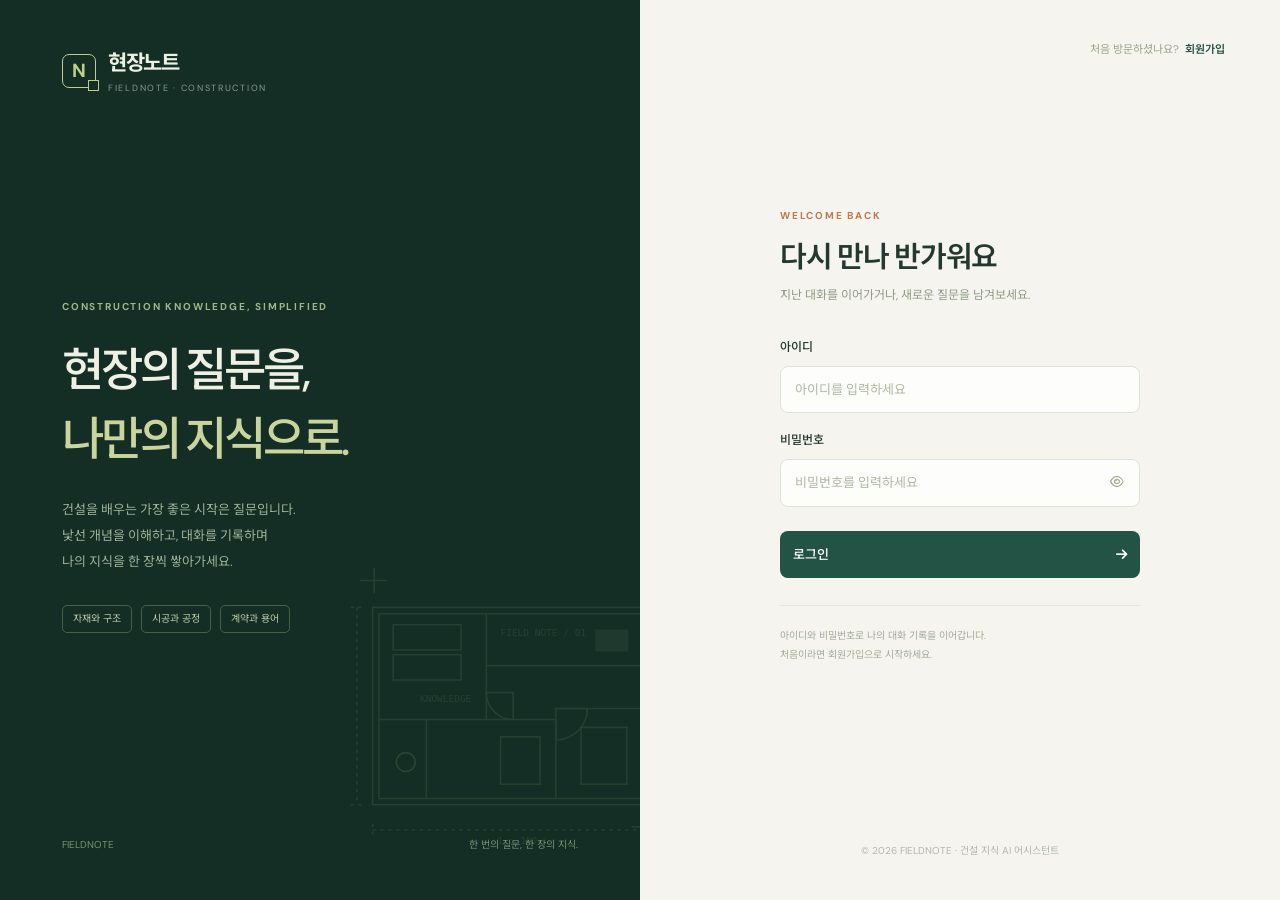
<file: login.html>
<!DOCTYPE html>
<!-- HTML은 화면의 구조를 정합니다. 태그는 구역/버튼/입력칸을 뜻하고 class는 CSS 모양, id는 JS가 찾는 -->
<!-- 이름입니다. -->
<!-- 주석은 브라우저 화면에는 표시되지 않지만 페이지 소스에는 보이므로 비밀을 적지 않습니다. CSS는 모양, -->
<!-- JavaScript는 클릭/요청 동작을 맡습니다. -->
<html lang="ko">
  <!-- 화면에 직접 보이지 않는 문서 정보와 스타일/라이브러리를 연결합니다. viewport는 모바일 화면 폭에 맞추는 -->
  <!-- 설정입니다. -->
  <head>
    <meta charset="UTF-8">
    <meta name="viewport" content="width=device-width, initial-scale=1.0">
    <meta name="theme-color" content="#142e25">
    <meta name="description" content="건설의 질문을 이해하기 쉬운 지식으로. 현장노트 건설 지식 AI 어시스턴트.">
    <title>
      로그인 · 현장노트
    </title>
    <link rel="stylesheet" href="https://cdnjs.cloudflare.com/ajax/libs/font-awesome/6.5.1/css/all.min.css">
    <link rel="stylesheet" href="css/style.css">
  </head>
  <!-- 브라우저에 실제로 표시되는 영역입니다. 아래 id를 바꾸면 해당 요소를 찾는 JavaScript도 함께 확인해야 -->
  <!-- 합니다. -->
  <body data-page="auth" class="auth-page ">
    <section class="auth-story" aria-label="현장노트 소개">
      <a class="brand" href="index.html" aria-label="현장노트 홈">
        <span class="brand-mark" aria-hidden="true">
          N
        </span>
        <span>
          <span class="brand-title">
            현장노트
          </span>
          <span class="brand-sub" style="display:block">
            FIELDNOTE · CONSTRUCTION
          </span>
        </span>
      </a>
      <div class="auth-story-main">
        <div class="eyebrow">
          CONSTRUCTION KNOWLEDGE, SIMPLIFIED
        </div>
        <h1>
          현장의 질문을,
          <br>
          <span>
            나만의 지식으로.
          </span>
        </h1>
        <p>
          건설을 배우는 가장 좋은 시작은 질문입니다.
          <br>
          낯선 개념을 이해하고, 대화를 기록하며
          <br>
          나의 지식을 한 장씩 쌓아가세요.
        </p>
        <div class="auth-topics">
          <span>
            자재와 구조
          </span>
          <span>
            시공과 공정
          </span>
          <span>
            계약과 용어
          </span>
        </div>
      </div>
      <svg class="plan-art" viewBox="0 0 220 190" fill="none" aria-hidden="true">
        <g stroke="#819873" stroke-width="1">
          <path d="M23 30h174v125H23zM27 34h166v117H27z"/>
          <path d="M95 34v67H27m68 0h44v50m0-57h54M95 67h98M57 101v50"/>
          <path d="M95 84a17 17 0 0 0 17 17m-17-17h17v17M139 114a20 20 0 0 0 20-20m-20 20V94h20"/>
          <path d="M36 41h43v16H36zM36 60h43v16H36zM155 106h29v36h-29zM104 112h25v30h-25z"/>
          <path d="M13 30v125m-4-125h8m-8 125h8M23 171h174m-174-4v8m174-8v8" stroke-dasharray="2 3"/>
          <path d="M15 13h17m-8-8v16M187 169h23m-11-11v23"/>
        </g>
        <g fill="#819873" font-family="monospace" font-size="6">
          <text x="104" y="48">
            FIELD NOTE / 01
          </text>
          <text x="53" y="90">
            KNOWLEDGE
          </text>
          <text x="102" y="180">
            1 : 100
          </text>
        </g>
        <rect x="164" y="44" width="21" height="14" fill="#ccd6b5" opacity=".4"/>
        <circle cx="44" cy="128" r="6" stroke="#a8b880"/>
        <path d="m203 12 2 7h-4l2-7z" fill="#8ca477"/>
        <path d="M203 19v10" stroke="#8ca477"/>
      </svg>
      <div class="auth-story-footer">
        <span>
          FIELDNOTE
        </span>
        <span>
          한 번의 질문, 한 장의 지식.
        </span>
      </div>
    </section>
    <!-- 이 화면의 핵심 작업 영역입니다. 로그인/채팅/기록 중 해당 페이지의 기능을 담습니다. -->
    <main class="auth-main" id="mainContent">
      <div class="mobile-brand">
        <a class="brand" href="index.html" aria-label="현장노트 홈">
          <span class="brand-mark" aria-hidden="true">
            N
          </span>
          <span>
            <span class="brand-title">
              현장노트
            </span>
            <span class="brand-sub" style="display:block">
              FIELDNOTE · CONSTRUCTION
            </span>
          </span>
        </a>
      </div>
      <div class="auth-top">
        처음 방문하셨나요?
        <a href="register.html">
          회원가입
        </a>
      </div>
      <div class="auth-card">
        <div class="eyebrow">
          WELCOME BACK
        </div>
        <h2>
          다시 만나 반가워요
        </h2>
        <p class="auth-description">
          지난 대화를 이어가거나, 새로운 질문을 남겨보세요.
        </p>
        <!-- 입력을 묶어 제출하는 폼입니다. onsubmit의 JS 함수가 기본 이동을 막고 API 요청을 보냅니다. -->
        <form class="auth-form" id="loginForm" onsubmit="handleLogin(event)">
          <div class="form-field">
            <label for="username">
              아이디
            </label>
            <!-- name/id/type과 길이 조건이 입력의 역할을 정합니다. 브라우저 검사에 더해 서버에서도 같은 -->
            <!-- 조건을 검사합니다. -->
            <input id="username" name="username" autocomplete="username" required minlength="3" maxlength="30" placeholder="아이디를 입력하세요">
          </div>
          <div class="form-field">
            <label for="password">
              비밀번호
            </label>
            <div class="input-wrap">
              <!-- name/id/type과 길이 조건이 입력의 역할을 정합니다. 브라우저 검사에 더해 서버에서도 -->
              <!-- 같은 조건을 검사합니다. -->
              <input id="password" name="password" type="password" autocomplete="current-password" required  placeholder="비밀번호를 입력하세요">
              <button type="button" class="password-toggle" onclick="togglePassword('password',this)" aria-label="비밀번호 표시" aria-pressed="false">
                <i class="fa-regular fa-eye" aria-hidden="true">
                </i>
              </button>
            </div>
          </div>
          <div id="errorMessage" class="form-error hidden" role="alert">
            <i class="fa-solid fa-circle-exclamation" aria-hidden="true">
            </i>
            <span id="errorText">
            </span>
          </div>
          <button id="submitBtn" class="button auth-submit" type="submit">
            <span>
              로그인
            </span>
            <i class="fa-solid fa-arrow-right" aria-hidden="true">
            </i>
          </button>
        </form>
        <p class="auth-bottom-note">
          아이디와 비밀번호로 나의 대화 기록을 이어갑니다.
          <br>
          처음이라면 회원가입으로 시작하세요.
        </p>
      </div>
      <footer class="auth-footer">
        © 2026 FIELDNOTE · 건설 지식 AI 어시스턴트
      </footer>
    </main>
    <div id="toast-container" class="toast-container" role="status" aria-live="polite">
    </div>
    <!-- 스크립트는 적힌 순서대로 연결됩니다. 공통 설정/도구를 먼저 읽고 페이지 전용 코드가 이를 사용합니다. -->
    <script src="js/config.js">
    </script>
    <!-- 스크립트는 적힌 순서대로 연결됩니다. 공통 설정/도구를 먼저 읽고 페이지 전용 코드가 이를 사용합니다. -->
    <script src="js/api.js">
    </script>
    <!-- 스크립트는 적힌 순서대로 연결됩니다. 공통 설정/도구를 먼저 읽고 페이지 전용 코드가 이를 사용합니다. -->
    <script src="js/ui.js">
    </script>
    <!-- 스크립트는 적힌 순서대로 연결됩니다. 공통 설정/도구를 먼저 읽고 페이지 전용 코드가 이를 사용합니다. -->
    <script src="js/auth.js">
    </script>
  </body>
</html>
</file>
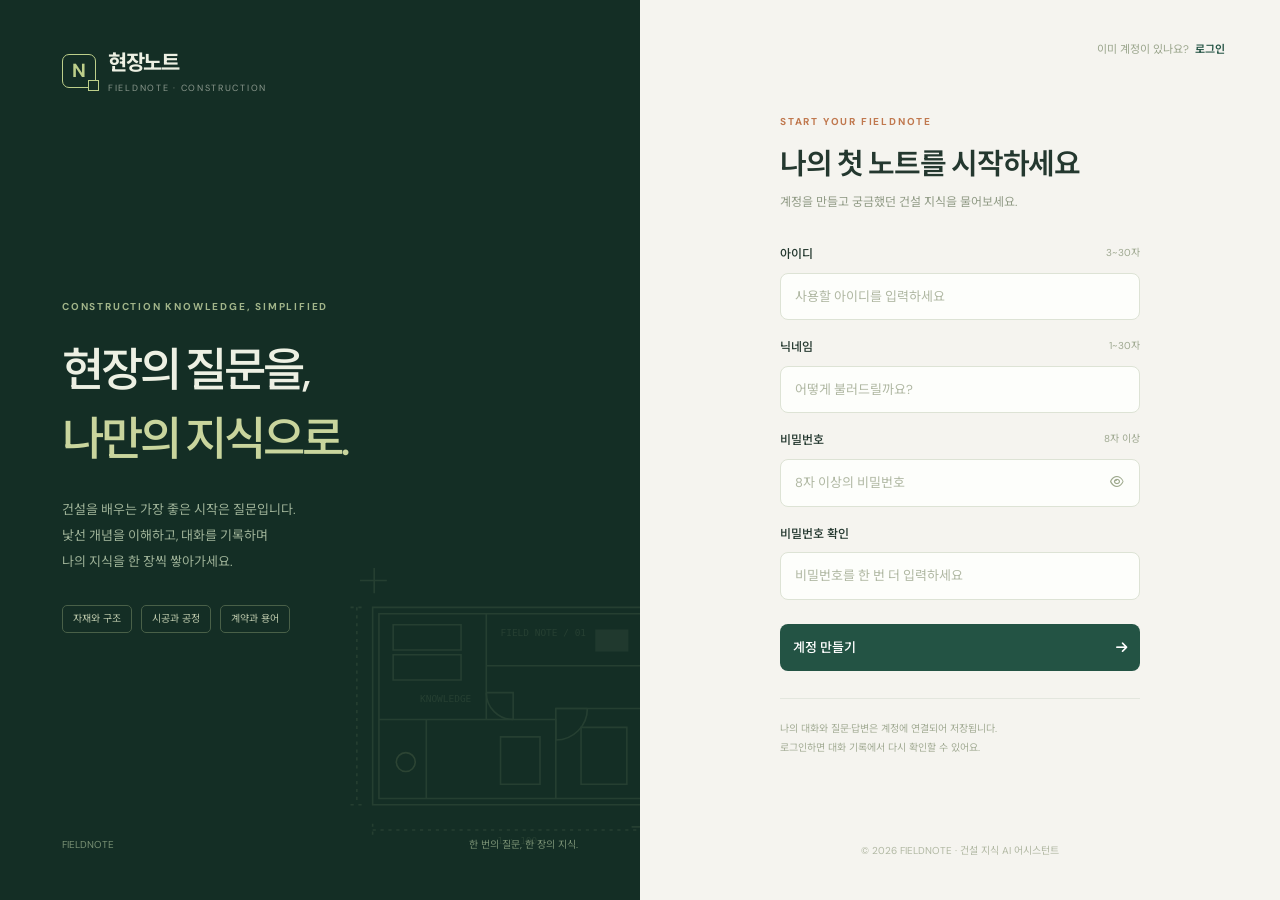
<file: register.html>
<!DOCTYPE html>
<!-- HTML은 화면의 구조를 정합니다. 태그는 구역/버튼/입력칸을 뜻하고 class는 CSS 모양, id는 JS가 찾는 -->
<!-- 이름입니다. -->
<!-- 주석은 브라우저 화면에는 표시되지 않지만 페이지 소스에는 보이므로 비밀을 적지 않습니다. CSS는 모양, -->
<!-- JavaScript는 클릭/요청 동작을 맡습니다. -->
<html lang="ko">
  <!-- 화면에 직접 보이지 않는 문서 정보와 스타일/라이브러리를 연결합니다. viewport는 모바일 화면 폭에 맞추는 -->
  <!-- 설정입니다. -->
  <head>
    <meta charset="UTF-8">
    <meta name="viewport" content="width=device-width, initial-scale=1.0">
    <meta name="theme-color" content="#142e25">
    <meta name="description" content="건설의 질문을 이해하기 쉬운 지식으로. 현장노트 건설 지식 AI 어시스턴트.">
    <title>
      회원가입 · 현장노트
    </title>
    <link rel="stylesheet" href="https://cdnjs.cloudflare.com/ajax/libs/font-awesome/6.5.1/css/all.min.css">
    <link rel="stylesheet" href="css/style.css">
  </head>
  <!-- 브라우저에 실제로 표시되는 영역입니다. 아래 id를 바꾸면 해당 요소를 찾는 JavaScript도 함께 확인해야 -->
  <!-- 합니다. -->
  <body data-page="auth" class="auth-page register-page">
    <section class="auth-story" aria-label="현장노트 소개">
      <a class="brand" href="index.html" aria-label="현장노트 홈">
        <span class="brand-mark" aria-hidden="true">
          N
        </span>
        <span>
          <span class="brand-title">
            현장노트
          </span>
          <span class="brand-sub" style="display:block">
            FIELDNOTE · CONSTRUCTION
          </span>
        </span>
      </a>
      <div class="auth-story-main">
        <div class="eyebrow">
          CONSTRUCTION KNOWLEDGE, SIMPLIFIED
        </div>
        <h1>
          현장의 질문을,
          <br>
          <span>
            나만의 지식으로.
          </span>
        </h1>
        <p>
          건설을 배우는 가장 좋은 시작은 질문입니다.
          <br>
          낯선 개념을 이해하고, 대화를 기록하며
          <br>
          나의 지식을 한 장씩 쌓아가세요.
        </p>
        <div class="auth-topics">
          <span>
            자재와 구조
          </span>
          <span>
            시공과 공정
          </span>
          <span>
            계약과 용어
          </span>
        </div>
      </div>
      <svg class="plan-art" viewBox="0 0 220 190" fill="none" aria-hidden="true">
        <g stroke="#819873" stroke-width="1">
          <path d="M23 30h174v125H23zM27 34h166v117H27z"/>
          <path d="M95 34v67H27m68 0h44v50m0-57h54M95 67h98M57 101v50"/>
          <path d="M95 84a17 17 0 0 0 17 17m-17-17h17v17M139 114a20 20 0 0 0 20-20m-20 20V94h20"/>
          <path d="M36 41h43v16H36zM36 60h43v16H36zM155 106h29v36h-29zM104 112h25v30h-25z"/>
          <path d="M13 30v125m-4-125h8m-8 125h8M23 171h174m-174-4v8m174-8v8" stroke-dasharray="2 3"/>
          <path d="M15 13h17m-8-8v16M187 169h23m-11-11v23"/>
        </g>
        <g fill="#819873" font-family="monospace" font-size="6">
          <text x="104" y="48">
            FIELD NOTE / 01
          </text>
          <text x="53" y="90">
            KNOWLEDGE
          </text>
          <text x="102" y="180">
            1 : 100
          </text>
        </g>
        <rect x="164" y="44" width="21" height="14" fill="#ccd6b5" opacity=".4"/>
        <circle cx="44" cy="128" r="6" stroke="#a8b880"/>
        <path d="m203 12 2 7h-4l2-7z" fill="#8ca477"/>
        <path d="M203 19v10" stroke="#8ca477"/>
      </svg>
      <div class="auth-story-footer">
        <span>
          FIELDNOTE
        </span>
        <span>
          한 번의 질문, 한 장의 지식.
        </span>
      </div>
    </section>
    <!-- 이 화면의 핵심 작업 영역입니다. 로그인/채팅/기록 중 해당 페이지의 기능을 담습니다. -->
    <main class="auth-main" id="mainContent">
      <div class="mobile-brand">
        <a class="brand" href="index.html" aria-label="현장노트 홈">
          <span class="brand-mark" aria-hidden="true">
            N
          </span>
          <span>
            <span class="brand-title">
              현장노트
            </span>
            <span class="brand-sub" style="display:block">
              FIELDNOTE · CONSTRUCTION
            </span>
          </span>
        </a>
      </div>
      <div class="auth-top">
        이미 계정이 있나요?
        <a href="login.html">
          로그인
        </a>
      </div>
      <div class="auth-card">
        <div class="eyebrow">
          START YOUR FIELDNOTE
        </div>
        <h2>
          나의 첫 노트를 시작하세요
        </h2>
        <p class="auth-description">
          계정을 만들고 궁금했던 건설 지식을 물어보세요.
        </p>
        <!-- 입력을 묶어 제출하는 폼입니다. onsubmit의 JS 함수가 기본 이동을 막고 API 요청을 보냅니다. -->
        <form class="auth-form" id="registerForm" onsubmit="handleRegister(event)">
          <div class="form-field">
            <label for="username">
              아이디
              <span class="field-note">
                3~30자
              </span>
            </label>
            <!-- name/id/type과 길이 조건이 입력의 역할을 정합니다. 브라우저 검사에 더해 서버에서도 같은 -->
            <!-- 조건을 검사합니다. -->
            <input id="username" name="username" autocomplete="username" required minlength="3" maxlength="30" placeholder="사용할 아이디를 입력하세요">
          </div>
          <div class="form-field">
            <label for="nickname">
              닉네임
              <span class="field-note">
                1~30자
              </span>
            </label>
            <!-- name/id/type과 길이 조건이 입력의 역할을 정합니다. 브라우저 검사에 더해 서버에서도 같은 -->
            <!-- 조건을 검사합니다. -->
            <input id="nickname" name="nickname" autocomplete="nickname" required minlength="1" maxlength="30" placeholder="어떻게 불러드릴까요?">
          </div>
          <div class="form-field">
            <label for="password">
              비밀번호
              <span class="field-note">
                8자 이상
              </span>
            </label>
            <div class="input-wrap">
              <!-- name/id/type과 길이 조건이 입력의 역할을 정합니다. 브라우저 검사에 더해 서버에서도 -->
              <!-- 같은 조건을 검사합니다. -->
              <input id="password" name="password" type="password" autocomplete="new-password" required minlength="8" maxlength="100" placeholder="8자 이상의 비밀번호">
              <button type="button" class="password-toggle" onclick="togglePassword('password',this)" aria-label="비밀번호 표시" aria-pressed="false">
                <i class="fa-regular fa-eye" aria-hidden="true">
                </i>
              </button>
            </div>
          </div>
          <div class="form-field">
            <label for="passwordConfirm">
              비밀번호 확인
            </label>
            <!-- name/id/type과 길이 조건이 입력의 역할을 정합니다. 브라우저 검사에 더해 서버에서도 같은 -->
            <!-- 조건을 검사합니다. -->
            <input id="passwordConfirm" name="passwordConfirm" type="password" autocomplete="new-password" required minlength="8" maxlength="100" placeholder="비밀번호를 한 번 더 입력하세요">
          </div>
          <div id="errorMessage" class="form-error hidden" role="alert">
            <i class="fa-solid fa-circle-exclamation" aria-hidden="true">
            </i>
            <span id="errorText">
            </span>
          </div>
          <button id="submitBtn" class="button auth-submit" type="submit">
            <span>
              계정 만들기
            </span>
            <i class="fa-solid fa-arrow-right" aria-hidden="true">
            </i>
          </button>
        </form>
        <p class="auth-bottom-note">
          나의 대화와 질문·답변은 계정에 연결되어 저장됩니다.
          <br>
          로그인하면 대화 기록에서 다시 확인할 수 있어요.
        </p>
      </div>
      <footer class="auth-footer">
        © 2026 FIELDNOTE · 건설 지식 AI 어시스턴트
      </footer>
    </main>
    <div id="toast-container" class="toast-container" role="status" aria-live="polite">
    </div>
    <!-- 스크립트는 적힌 순서대로 연결됩니다. 공통 설정/도구를 먼저 읽고 페이지 전용 코드가 이를 사용합니다. -->
    <script src="js/config.js">
    </script>
    <!-- 스크립트는 적힌 순서대로 연결됩니다. 공통 설정/도구를 먼저 읽고 페이지 전용 코드가 이를 사용합니다. -->
    <script src="js/api.js">
    </script>
    <!-- 스크립트는 적힌 순서대로 연결됩니다. 공통 설정/도구를 먼저 읽고 페이지 전용 코드가 이를 사용합니다. -->
    <script src="js/ui.js">
    </script>
    <!-- 스크립트는 적힌 순서대로 연결됩니다. 공통 설정/도구를 먼저 읽고 페이지 전용 코드가 이를 사용합니다. -->
    <script src="js/auth.js">
    </script>
  </body>
</html>
</file>
<file: css/style.css>
/* CSS는 HTML의 모양과 배치를 정합니다. .이름은 class, #이름은 id, :hover는 마우스를 올린 상태를 */
/* 선택합니다. */
/* px는 화면 길이 단위, rem은 기본 글자 크기 기준 단위, %는 부모 영역 기준 비율입니다. padding은 안쪽, */
/* margin은 바깥 여백입니다. */
/* flex는 한 방향 배치, grid는 행/열 배치입니다. @media는 화면 폭/사용자 설정에 따라 다른 모양을 */
/* 적용합니다. */
@import url('https://fonts.googleapis.com/css2?family=DM+Sans:wght@400;500;600;700&family=Noto+Sans+KR:wght@400;500;600;700;800&display=swap');

/* 현장노트 — a quiet workspace for construction knowledge. */
/* 공통 색·글꼴 등의 이름을 변수로 둡니다. var(--이름)으로 가져오면 여러 화면의 모양을 한곳에서 맞출 수 있습니다. */
:root {
  --paper:#f5f4ef;
  --surface:#fff;
  --ink:#24382f;
  --muted:#7a837b;
  --line:#e3e6de;
  --green:#235344;
  --deep:#142e25;
  --sage:#e9efe6;
  --accent:#c0784e;
  --danger:#b74d3c;
  --font:'DM Sans','Noto Sans KR',sans-serif;
  --radius:16px;
}
* {
  box-sizing:border-box
}
/* 화면 전체의 기본 글꼴·배경·크기를 정합니다. 아래 페이지별 규칙은 필요한 부분만 덮어씁니다. */
body {
  margin:0;
  font-family:var(--font);
  color:var(--ink);
  background:var(--paper);
  font-size:14px;
  line-height:1.65;
  -webkit-font-smoothing:antialiased
}
button,input,textarea,select {
  font:inherit
}
button,a,input,textarea,select {
  -webkit-tap-highlight-color:transparent
}
button {
  cursor:pointer
}
button:disabled {
  cursor:not-allowed;
  opacity:.5
}
a {
  color:inherit;
  text-decoration:none
}
button {
  border:0
}
h1,h2,h3,p {
  margin:0
}
h1,h2,h3 {
  line-height:1.35;
  letter-spacing:-.045em
}
button:focus-visible,a:focus-visible,input:focus-visible,textarea:focus-visible,select:focus-visible,summary:focus-visible {
  outline:3px solid #bdcf8a;
  outline-offset:3px
}
/* JS가 필요할 때 class를 붙여 안내/요소를 숨기는 공통 규칙입니다. */
.hidden {
  display:none!important
}
/* 시각적으로 숨기되 스크린리더에는 남길 안내입니다. display:none과 달리 접근성 정보를 제공하기 위한 규칙입니다. */
.sr-only {
  position:absolute;
  width:1px;
  height:1px;
  overflow:hidden;
  clip:rect(0,0,0,0);
  white-space:nowrap
}
.fa-spin {
  animation:spin 1s linear infinite
}
/* 회전 애니메이션의 중간/끝 모양을 정의합니다. 적용한 요소만 이 움직임을 사용합니다. */
@keyframes spin {
  to {
    transform:rotate(360deg)
  }
}
.skip-link {
  position:fixed;
  top:-80px;
  left:20px;
  background:white;
  padding:10px;
  z-index:100
}
.skip-link:focus {
  top:12px
}
.eyebrow {
  font-size:10px;
  font-weight:700;
  letter-spacing:.18em;
  text-transform:uppercase;
  color:var(--muted)
}
/* 메뉴와 작업 영역을 나누는 전체 틀입니다. 자식 영역이 줄어들 수 있어야 작은 화면에서 넘침이 줄어듭니다. */
.app-shell {
  display:flex;
  height:100dvh;
  min-height:580px;
  overflow:hidden
}
/* 왼쪽 탐색 메뉴의 크기·색·위치를 정합니다. 모바일에서는 아래 @media 규칙이 표시 방식을 바꿉니다. */
.sidebar {
  width:254px;
  flex-shrink:0;
  background:var(--deep);
  color:#e5e9dd;
  display:flex;
  flex-direction:column;
  padding:30px 20px 20px;
  position:relative;
  z-index:30
}
.brand {
  display:flex;
  gap:12px;
  align-items:center
}
.brand-mark {
  width:34px;
  height:34px;
  border:1px solid currentColor;
  display:grid;
  place-items:center;
  border-radius:7px;
  position:relative;
  font-weight:700;
  font-size:19px;
  color:#bdcf8a
}
.brand-mark:after {
  content:'';
  position:absolute;
  width:9px;
  height:9px;
  right:-4px;
  bottom:-4px;
  background:var(--deep);
  border:1px solid currentColor
}
.brand-title {
  font-size:21px;
  font-weight:700;
  letter-spacing:-.06em
}
.brand-sub {
  font-size:9px;
  letter-spacing:.19em;
  opacity:.55
}
.workspace-label {
  margin:34px 12px 12px;
  color:#9faf9c;
  font-size:10px;
  letter-spacing:.12em
}
.rail-nav {
  display:grid;
  gap:5px
}
.rail-link {
  display:flex;
  align-items:center;
  gap:13px;
  padding:11px 13px;
  border-radius:8px;
  color:#b9c8b9;
  font-size:13px
}
.rail-link i {
  width:18px;
  font-size:14px
}
.rail-link:hover {
  background:#203d30;
  color:white
}
.rail-link.active {
  background:#2d4838;
  color:#e9efcf
}
.rail-link.active:after {
  content:'';
  width:5px;
  height:5px;
  border-radius:50%;
  background:#c8d39a;
  margin-left:auto
}
.new-chat {
  display:flex;
  align-items:center;
  justify-content:center;
  gap:9px;
  padding:11px 15px;
  background:#c7d59d;
  color:#203529;
  border:1px solid #c7d59d;
  border-radius:8px;
  font-weight:700;
  width:100%;
  margin-top:25px
}
.new-chat:hover {
  background:#d5dfb7
}
.rail-section-title {
  display:flex;
  justify-content:space-between;
  align-items:center;
  font-size:10px;
  color:#93a38f;
  letter-spacing:.12em;
  margin:27px 12px 10px
}
.session-list {
  overflow-y:auto;
  flex:1;
  min-height:100px;
  margin:0 -5px;
  padding:0 5px
}
.session-item {
  display:flex;
  align-items:center;
  gap:4px;
  border-radius:8px;
  margin:3px 0;
  color:#aebcad
}
.session-item.active {
  background:#294436;
  color:#f1f4e6
}
.session-select {
  flex:1;
  min-width:0;
  background:transparent;
  color:inherit;
  padding:11px 10px;
  text-align:left;
  display:flex;
  gap:9px;
  align-items:center;
  font-size:12px
}
.session-select span {
  overflow:hidden;
  text-overflow:ellipsis;
  white-space:nowrap
}
.session-delete {
  background:transparent;
  color:#81977f;
  padding:9px;
  border-radius:5px
}
.session-delete:hover {
  color:#f0ad91;
  background:#ffffff09
}
.rail-empty {
  font-size:12px;
  color:#8ba18e;
  padding:18px 10px
}
.rail-guide {
  margin-top:auto;
  padding:22px 12px 5px;
  border-top:1px solid #ffffff14;
  color:#93a48f;
  font-size:11px
}
.rail-guide strong {
  display:block;
  color:#c7d59d;
  font-size:12px;
  margin-bottom:5px
}
.rail-footer {
  display:flex;
  align-items:center;
  gap:8px;
  color:#738d79;
  font-size:10px;
  letter-spacing:.09em;
  padding:20px 12px 0
}
.rail-footer .dot {
  width:5px;
  height:5px;
  background:#a0b875
}
.main-column {
  flex:1;
  min-width:0;
  display:flex;
  flex-direction:column
}
/* 화면 제목·메뉴·계정 버튼을 한 줄에 놓는 상단 영역입니다. 모바일에서는 공간에 맞춰 일부 표시가 달라집니다. */
.topbar {
  height:74px;
  flex-shrink:0;
  border-bottom:1px solid var(--line);
  display:flex;
  align-items:center;
  justify-content:space-between;
  padding:0 40px;
  background:#fafbf7;
  gap:20px
}
.breadcrumb {
  font-size:12px;
  color:#8b938b;
  display:flex;
  align-items:center;
  gap:12px
}
.breadcrumb strong {
  font-weight:500;
  color:var(--ink)
}
.breadcrumb .slash {
  color:#c1c7bd
}
.auth-nav {
  display:flex;
  align-items:center;
  gap:13px
}
.user-info {
  display:flex;
  align-items:center;
  gap:9px;
  font-size:12px
}
.user-avatar {
  width:30px;
  height:30px;
  border:1px solid #d7dfcf;
  background:#edf0e5;
  border-radius:50%;
  display:grid;
  place-items:center;
  font-weight:600;
  color:#4c664d
}
.logout-btn {
  background:transparent;
  color:var(--muted);
  font-size:12px;
  padding:7px 4px
}
.logout-btn:hover {
  color:var(--danger)
}
.icon-button {
  background:transparent;
  display:grid;
  place-items:center;
  width:34px;
  height:34px;
  border:1px solid var(--line);
  border-radius:8px;
  color:var(--muted)
}
.mobile-menu {
  display:none
}
.sidebar-backdrop {
  display:none
}
/* 선택한 대화 제목과 안내를 나란히 배치합니다. 내부 DB 번호를 표시하는 배지는 제거했습니다. */
.workspace-top {
  padding:24px 42px 16px;
  display:flex;
  align-items:center;
  justify-content:space-between;
  gap:15px
}
.session-heading {
  display:flex;
  align-items:center;
  gap:10px;
  min-width:0
}
.session-heading h1 {
  font-size:15px;
  overflow:hidden;
  text-overflow:ellipsis;
  white-space:nowrap
}
.quiet-label {
  color:#93a18e;
  font-size:11px;
  white-space:nowrap
}
.chat-workspace {
  flex:1;
  min-height:0;
  display:flex;
  flex-direction:column
}
/* 메시지 영역만 스크롤하게 합니다. overflow:auto는 내용이 공간보다 클 때 스크롤을 만듭니다. */
/* min-height:0은 부모 안에서 이 영역이 줄어들 수 있게 합니다. */
.messages {
  flex:1;
  min-height:0;
  overflow:auto;
  padding:8px 40px 35px;
  scroll-behavior:smooth
}
.welcome {
  max-width:900px;
  margin:28px auto 20px
}
.welcome-intro {
  display:grid;
  grid-template-columns:1fr 200px;
  align-items:center;
  gap:20px;
  margin-bottom:38px
}
.welcome .eyebrow {
  color:var(--accent);
  margin-bottom:14px
}
.welcome h2 {
  font-size:40px;
  font-weight:600;
  line-height:1.45;
  letter-spacing:-.065em
}
.welcome h2 span {
  color:#6e8465
}
.welcome-description {
  font-size:13px;
  color:var(--muted);
  margin-top:17px;
  line-height:1.9
}
.plan-art {
  width:185px;
  height:165px;
  opacity:.76;
  justify-self:end
}
.topics-heading {
  display:flex;
  align-items:center;
  justify-content:space-between;
  margin-bottom:13px
}
.topics-heading h3 {
  font-size:12px;
  font-weight:500
}
.topics-heading span {
  font-size:10px;
  color:#9a9f94
}
/* 예시 질문 카드들을 행/열로 나눕니다. 아래 화면 폭별 규칙에서 열 수를 바꿉니다. */
.topic-grid {
  display:grid;
  grid-template-columns:repeat(2,1fr);
  gap:12px
}
.topic-card {
  text-align:left;
  padding:21px 23px;
  background:#fff;
  border:1px solid var(--line);
  border-radius:12px;
  position:relative;
  transition:transform .18s,border-color .18s,box-shadow .18s;
  min-height:140px
}
.topic-card:hover {
  transform:translateY(-2px);
  border-color:#adbca5;
  box-shadow:0 8px 20px #26352708
}
.topic-top {
  display:flex;
  align-items:center;
  justify-content:space-between;
  margin-bottom:17px
}
.topic-icon {
  background:#f1f0e6;
  color:#8e9e73;
  width:32px;
  height:32px;
  border-radius:7px;
  display:grid;
  place-items:center
}
.topic-card:nth-child(2) .topic-icon {
  background:#f6ece3;
  color:#ba8b64
}
.topic-card:nth-child(3) .topic-icon {
  background:#eaf0ec;
  color:#638273
}
.topic-card:nth-child(4) .topic-icon {
  background:#eef0f4;
  color:#7f8a9d
}
.topic-number {
  font-size:10px;
  color:#b7beb1;
  font-variant-numeric:tabular-nums
}
.topic-card h4 {
  font-size:14px;
  letter-spacing:-.04em;
  margin:0 0 4px;
  font-weight:600
}
.topic-card p {
  font-size:11px;
  color:var(--muted);
  padding-right:20px
}
.topic-arrow {
  position:absolute;
  right:22px;
  bottom:23px;
  color:#9ba694
}
.welcome-foot {
  display:flex;
  align-items:center;
  gap:8px;
  margin-top:20px;
  font-size:11px;
  color:#9aa18f
}
.composer-wrap {
  padding:12px 40px 20px;
  flex-shrink:0;
  background:var(--paper)
}
/* 질문 입력과 전송 버튼 영역입니다. 답변 수신 중 비활성화 동작은 CSS가 아니라 JS에서 처리합니다. */
.composer {
  max-width:900px;
  margin:0 auto;
  background:#fff;
  border:1px solid #d9dfd2;
  border-radius:14px;
  padding:14px 15px 10px;
  box-shadow:0 5px 20px #142e2505
}
.composer:focus-within {
  border-color:#879b78;
  box-shadow:0 0 0 3px #90a57d0c
}
.composer textarea {
  display:block;
  resize:none;
  width:100%;
  border:0;
  background:transparent;
  outline:none!important;
  min-height:40px;
  max-height:160px;
  font-size:13px;
  color:var(--ink);
  line-height:1.75;
  padding:2px 2px 7px
}
.composer textarea::placeholder {
  color:#a4aa9c
}
.composer-bottom {
  display:flex;
  align-items:center;
  justify-content:space-between
}
.composer-hint {
  font-size:10px;
  color:#a0a697
}
.send-controls {
  display:flex;
  align-items:center;
  gap:12px
}
.char-counter {
  font-size:10px;
  color:#a1a799;
  font-variant-numeric:tabular-nums
}
.send-button {
  width:35px;
  height:35px;
  border-radius:8px;
  background:var(--green);
  color:white;
  display:grid;
  place-items:center
}
.send-button:hover {
  background:#173e30
}
.composer-note {
  text-align:center;
  color:#9ba18f;
  font-size:10px;
  margin-top:10px;
  max-width:900px;
  margin-inline:auto
}
/* 질문과 답변 한 건의 기본 배치입니다. 말풍선 서식은 역할별 추가 규칙으로 구분합니다. */
.message {
  max-width:900px;
  margin:20px auto 28px;
  display:flex;
  gap:14px;
  align-items:flex-start
}
.message-user {
  justify-content:flex-end
}
.message-avatar {
  width:30px;
  height:30px;
  border-radius:8px;
  background:var(--green);
  color:#dfe8c1;
  display:grid;
  place-items:center;
  flex-shrink:0;
  font-size:13px
}
.message-user .message-avatar {
  display:none
}
.message-content {
  flex:1;
  min-width:0
}
.message-label {
  font-size:10px;
  color:#86957e;
  margin:3px 0 10px;
  font-weight:500
}
.user-bubble {
  background:#e8eddf;
  padding:13px 20px;
  border:1px solid #dce4ce;
  border-radius:14px 14px 3px 14px;
  max-width:78%;
  white-space:pre-wrap;
  overflow-wrap:anywhere;
  font-size:13px
}
/* AI 답변의 제목·목록·표 같은 Markdown 결과를 읽기 좋게 표시합니다. HTML의 안전한 정제는 JS가 담당합니다. */
.markdown-body {
  font-size:14px;
  line-height:1.9;
  overflow-wrap:anywhere;
  color:#35433b
}
.markdown-body p {
  margin:0 0 13px
}
.markdown-body p:last-child {
  margin-bottom:0
}
.markdown-body h1,.markdown-body h2,.markdown-body h3,.markdown-body h4 {
  font-size:16px;
  margin:20px 0 11px;
  color:#294634
}
.markdown-body h1 {
  font-size:21px
}
.markdown-body h2 {
  font-size:18px
}
.markdown-body ul,.markdown-body ol {
  padding-left:22px;
  margin:12px 0
}
.markdown-body li {
  margin:5px 0
}
.markdown-body strong {
  font-weight:600;
  color:#263e2e
}
.markdown-body code:not(pre code) {
  background:#e9ede2;
  padding:2px 5px;
  border-radius:4px;
  font-size:.88em
}
.markdown-body pre {
  background:#e8ede3;
  border:1px solid #d8e1d1;
  border-radius:10px;
  padding:16px;
  overflow:auto;
  font-size:12px
}
.markdown-body table {
  display:block;
  width:100%;
  overflow-x:auto;
  border-collapse:collapse;
  margin:16px 0;
  font-size:12px
}
.markdown-body th,.markdown-body td {
  border:1px solid #dae1d3;
  padding:9px 13px;
  text-align:left;
  min-width:100px
}
.markdown-body th {
  background:#e9eee2;
  font-weight:600
}
.markdown-body td {
  background:#fbfcf8
}
.markdown-body blockquote {
  border-left:3px solid #a7b988;
  margin:16px 0;
  padding:4px 15px;
  color:#798573
}
.markdown-body a {
  color:var(--green);
  text-decoration:underline
}
.message-meta {
  display:flex;
  align-items:center;
  gap:15px;
  margin-top:12px;
  font-size:10px;
  color:#a2aa99
}
.copy-btn {
  background:transparent;
  color:#8c9983;
  font-size:10px;
  padding:3px 0
}
.copy-btn:hover {
  color:var(--green)
}
.typing-cursor:after {
  content:'●';
  font-size:8px;
  color:#91a573;
  animation:blink 1s infinite;
  margin-left:6px
}
@keyframes blink {
  50% {
    opacity:.2
  }
}
.thinking-label {
  color:#9ba58e;
  font-size:12px
}
.error-banner {
  display:flex;
  align-items:center;
  justify-content:space-between;
  gap:10px;
  max-width:900px;
  margin:0 auto 10px;
  background:#faeee7;
  border:1px solid #e9cbbb;
  color:#a5563b;
  border-radius:8px;
  padding:11px 14px;
  font-size:12px
}
.error-banner button {
  background:transparent;
  color:inherit;
  padding:3px 8px
}
.loading-state,.empty-state {
  padding:44px 22px;
  text-align:center;
  color:var(--muted);
  font-size:13px
}
.empty-state i {
  display:block;
  font-size:24px;
  color:#b6c3a8;
  margin-bottom:14px
}
.page-scroll {
  flex:1;
  overflow:auto;
  min-height:0
}
.records-page {
  padding:36px 42px 28px;
  max-width:1450px;
  margin:auto
}
.page-heading {
  display:flex;
  justify-content:space-between;
  align-items:flex-end;
  gap:20px;
  margin-bottom:28px
}
.page-heading .eyebrow {
  color:var(--accent);
  margin-bottom:9px
}
.page-heading h1 {
  font-size:29px;
  font-weight:600
}
.page-heading p {
  color:var(--muted);
  font-size:12px;
  margin-top:8px
}
.button {
  display:inline-flex;
  align-items:center;
  justify-content:center;
  gap:8px;
  padding:10px 16px;
  border-radius:8px;
  background:var(--green);
  color:white;
  font-size:12px;
  font-weight:500;
  white-space:nowrap
}
.button:hover {
  background:#173e30
}
.button-secondary {
  background:white;
  border:1px solid var(--line);
  color:var(--ink)
}
.button-secondary:hover {
  background:var(--sage)
}
.button-small {
  padding:7px 11px
}
/* 기록 통계 카드를 배치합니다. 숫자 자체는 API 응답을 JS가 넣고 CSS는 모양만 정합니다. */
.metric-grid {
  display:grid;
  grid-template-columns:repeat(4,1fr);
  gap:14px;
  margin-bottom:29px
}
.metric {
  border:1px solid var(--line);
  background:#fff;
  border-radius:12px;
  padding:20px 23px;
  position:relative
}
.metric-label {
  font-size:11px;
  color:#7b8774;
  display:flex;
  justify-content:space-between
}
.metric-label i {
  color:#b5bea9
}
.metric-value {
  font-family:'DM Sans',sans-serif;
  font-size:30px;
  line-height:1.2;
  margin:12px 0 6px;
  letter-spacing:-.05em;
  color:#34543b;
  font-variant-numeric:tabular-nums
}
.metric-note {
  font-size:10px;
  color:#a0a794
}
.records-panel {
  background:white;
  border:1px solid var(--line);
  border-radius:13px;
  overflow:hidden
}
/* 기록 종류 탭과 검색/상태 필터를 배치합니다. 좁은 화면에서 줄바꿈하도록 아래 규칙이 보완합니다. */
.records-toolbar {
  display:flex;
  align-items:center;
  justify-content:space-between;
  gap:18px;
  padding:19px 22px;
  border-bottom:1px solid var(--line);
  flex-wrap:wrap
}
.record-tabs {
  display:flex;
  gap:5px
}
.record-tab {
  padding:7px 11px;
  border-radius:6px;
  background:transparent;
  color:#95a08a;
  font-size:12px
}
.record-tab.active {
  background:#ecf0e5;
  color:#45603f;
  font-weight:600
}
.record-tools {
  display:flex;
  align-items:center;
  gap:10px
}
.search-field {
  position:relative
}
.search-field i {
  position:absolute;
  top:12px;
  left:12px;
  font-size:11px;
  color:#a8b29d
}
.search-field input {
  width:240px;
  padding:9px 12px 9px 32px;
  border:1px solid #e6e9e0;
  border-radius:7px;
  background:#fbfcf8;
  font-size:11px;
  outline:none
}
.search-field input::placeholder {
  color:#a5ae9b
}
.filter-select {
  font-size:11px;
  border:1px solid var(--line);
  background:#fff;
  padding:9px 10px;
  border-radius:7px;
  color:#78866f
}
.table-scroll {
  overflow-x:auto
}
/* 기록 표의 전체 폭·셀 간격·정렬을 정합니다. 내용 열은 넓게 두고 응답시간은 작은 화면에서 숨깁니다. */
.records-table {
  border-collapse:collapse;
  width:100%;
  font-size:12px;
  text-align:left
}
.records-table thead {
  background:#f9faf6;
  color:#919c86;
  font-size:10px;
  letter-spacing:.02em;
  font-weight:500
}
.records-table th {
  font-weight:500;
  padding:13px 18px;
  white-space:nowrap
}
.records-table td {
  padding:18px;
  border-top:1px solid #eff1e9;
  vertical-align:top
}
.records-table tbody tr:hover {
  background:#fcfdf9
}
.records-table .content-cell {
  width:48%;
  min-width:240px
}
/* 긴 질문/답변을 미리보기로 제한합니다. 전체 내용은 클릭했을 때 대화상자로 읽습니다. */
.record-preview {
  background:transparent;
  text-align:left;
  color:#516149;
  padding:0;
  font-size:12px;
  line-height:1.7;
  display:-webkit-box;
  -webkit-line-clamp:2;
  -webkit-box-orient:vertical;
  overflow:hidden;
  overflow-wrap:anywhere;
  width:100%
}
.record-preview:hover {
  color:#214c35
}
.record-preview-hint {
  font-size:9px;
  color:#aab19f;
  margin-top:5px
}
.record-date {
  font-size:10px;
  color:#98a28f;
  white-space:nowrap
}
.record-date strong {
  display:block;
  font-size:11px;
  font-weight:400;
  color:#697861
}
.role-label {
  display:inline-flex;
  align-items:center;
  gap:5px;
  padding:4px 7px;
  border-radius:5px;
  font-size:10px;
  background:#eef0e7;
  color:#7a856c;
  white-space:nowrap
}
.role-label.assistant {
  background:#e6efe7;
  color:#4c7957
}
.status-pill {
  display:inline-flex;
  align-items:center;
  gap:5px;
  color:#629061;
  font-size:10px;
  white-space:nowrap
}
.status-pill:before {
  content:'';
  width:4px;
  height:4px;
  border-radius:50%;
  background:currentColor
}
.status-pill.error {
  color:#bb704d
}
.muted-cell {
  font-size:11px;
  color:#a0aa93;
  white-space:nowrap
}
.table-footer {
  border-top:1px solid var(--line);
  padding:15px 22px;
  display:flex;
  justify-content:space-between;
  align-items:center;
  color:#a1aa94;
  font-size:10px;
  gap:14px
}
.pagination {
  display:flex;
  align-items:center;
  gap:12px
}
.page-nav {
  background:white;
  border:1px solid var(--line);
  border-radius:5px;
  padding:5px 10px;
  color:#7e8c72;
  font-size:10px
}
.page-nav:hover {
  background:var(--sage)
}
.records-note {
  font-size:10px;
  color:#a0aa93;
  margin-top:15px;
  display:flex;
  justify-content:space-between;
  gap:15px
}
/* 전체 기록을 읽는 대화상자의 크기와 모양입니다. ::backdrop 규칙은 뒤쪽 화면의 덮개를 꾸밉니다. */
.detail-dialog {
  border:1px solid var(--line);
  border-radius:16px;
  background:var(--paper);
  color:var(--ink);
  max-width:780px;
  width:calc(100% - 32px);
  padding:0;
  max-height:85dvh;
  box-shadow:0 24px 80px #142e2529
}
.detail-dialog::backdrop {
  background:#132d2555;
  backdrop-filter:blur(3px)
}
.detail-header {
  display:flex;
  justify-content:space-between;
  gap:20px;
  align-items:center;
  padding:20px 26px;
  border-bottom:1px solid var(--line)
}
.detail-header h2 {
  font-size:18px
}
.detail-meta {
  font-size:10px;
  color:var(--muted);
  margin-top:4px
}
.detail-body {
  padding:25px 28px;
  overflow:auto;
  max-height:65dvh
}
/* 로그인/가입 화면의 기본 틀입니다. 왼쪽 소개와 오른쪽 입력 영역을 나눕니다. */
.auth-page {
  min-height:100dvh;
  display:grid;
  grid-template-columns:1fr 1fr
}
.auth-story {
  background:var(--deep);
  color:#edf0e3;
  padding:46px 62px;
  display:flex;
  flex-direction:column;
  position:relative;
  overflow:hidden
}
.auth-story .brand {
  align-self:flex-start
}
.auth-story-main {
  margin:auto 0;
  padding:50px 0;
  position:relative;
  z-index:1
}
.auth-story .eyebrow {
  color:#a2b58a;
  margin-bottom:20px
}
.auth-story h1 {
  font-size:46px;
  font-weight:500;
  line-height:1.5;
  letter-spacing:-.065em
}
.auth-story h1 span {
  color:#c9d59d
}
.auth-story p {
  font-size:13px;
  color:#9db197;
  line-height:2;
  margin-top:23px;
  max-width:360px
}
.auth-story .plan-art {
  position:absolute;
  bottom:40px;
  right:-45px;
  width:350px;
  height:300px;
  opacity:.16
}
.auth-topics {
  display:flex;
  gap:9px;
  margin-top:30px;
  flex-wrap:wrap
}
.auth-topics span {
  padding:5px 10px;
  font-size:10px;
  border:1px solid #496048;
  border-radius:5px;
  color:#bdc9ac
}
.auth-story-footer {
  font-size:10px;
  color:#799174;
  display:flex;
  justify-content:space-between
}
/* 입력 폼이 놓이는 작업 영역입니다. 큰 화면과 모바일에서 여백과 정렬을 달리합니다. */
.auth-main {
  display:flex;
  flex-direction:column;
  padding:40px 55px;
  min-width:0
}
.auth-top {
  display:flex;
  justify-content:flex-end;
  gap:6px;
  font-size:11px;
  color:#9aa58c
}
.auth-top a {
  color:var(--green);
  font-weight:600
}
.auth-card {
  width:100%;
  max-width:360px;
  margin:auto
}
.auth-card .eyebrow {
  color:var(--accent);
  margin-bottom:14px
}
.auth-card h2 {
  font-size:29px;
  font-weight:600;
  margin-bottom:9px
}
.auth-description {
  font-size:12px;
  color:#919b86;
  margin-bottom:32px
}
.auth-form {
  display:grid;
  gap:18px
}
.form-field label {
  display:flex;
  justify-content:space-between;
  font-size:12px;
  font-weight:500;
  margin-bottom:8px
}
.field-note {
  font-size:10px;
  color:#9da78f;
  font-weight:400
}
/* 입력칸과 비밀번호 표시 버튼을 한 영역에 묶습니다. type 변경은 JS가 하고 여기서는 겹치지 않게 배치합니다. */
.input-wrap {
  position:relative
}
.form-field input {
  width:100%;
  border:1px solid #dde3d5;
  background:#fdfefb;
  padding:12px 14px;
  border-radius:8px;
  color:var(--ink);
  font-size:13px;
  outline:none
}
.form-field input::placeholder {
  color:#b0b8a3
}
.form-field input:focus {
  border-color:#94a780
}
.input-wrap input {
  padding-right:45px
}
.password-toggle {
  position:absolute;
  right:7px;
  top:8px;
  width:32px;
  height:32px;
  background:transparent;
  color:#9da88c;
  font-size:12px;
  border-radius:4px
}
.auth-submit {
  width:100%;
  margin-top:6px;
  padding:13px;
  font-size:13px;
  justify-content:space-between
}
.form-error {
  padding:10px 13px;
  background:#faeae2;
  border:1px solid #edccba;
  border-radius:7px;
  color:#a34f31;
  font-size:12px;
  display:flex;
  gap:8px;
  align-items:flex-start
}
.auth-bottom-note {
  font-size:10px;
  color:#a3ac95;
  line-height:1.9;
  border-top:1px solid var(--line);
  padding-top:20px;
  margin-top:27px
}
.auth-footer {
  font-size:10px;
  color:#b1b8a3;
  margin-top:30px;
  text-align:center
}
.mobile-brand {
  display:none
}
/* 잠깐 나타나는 안내의 고정 위치입니다. fixed는 페이지 스크롤에 따라 같이 밀리지 않게 합니다. */
.toast-container {
  position:fixed;
  bottom:24px;
  right:24px;
  z-index:100;
  display:grid;
  gap:10px;
  max-width:calc(100% - 40px)
}
.toast {
  background:var(--deep);
  color:#edf0e1;
  padding:13px 18px;
  border-radius:10px;
  box-shadow:0 8px 28px #132b2526;
  font-size:12px;
  display:flex;
  gap:10px;
  align-items:center;
  animation:toast-in .2s ease
}
.toast.error {
  background:#8a4935
}
.toast.success i {
  color:#c6d897
}
@keyframes toast-in {
  from {
    transform:translateY(8px);
    opacity:0
  }
}
/* 이 조건을 만족할 때만 아래 규칙을 적용합니다. min-width는 이 폭 이상, max-width는 이 폭 이하입니다. */
@media(min-width:1000px) {
  .welcome {
    margin-top:15px
  }
  .welcome-intro {
    margin-bottom:23px
  }
  .welcome h2 {
    font-size:36px;
    line-height:1.35
  }
  .welcome-description {
    margin-top:12px
  }
  /* 예시 질문 카드들을 행/열로 나눕니다. 아래 화면 폭별 규칙에서 열 수를 바꿉니다. */
  .topic-grid {
    grid-template-columns:repeat(4,1fr)
  }
  .topic-card {
    padding:17px;
    min-height:151px
  }
  .topic-number {
    font-size:8px
  }
  .topic-card h4 {
    font-size:13px
  }
  .topic-card p {
    font-size:10px;
    padding-right:0
  }
  .topic-arrow {
    font-size:9px;
    bottom:11px;
    right:13px
  }
}
/* 이 조건을 만족할 때만 아래 규칙을 적용합니다. min-width는 이 폭 이상, max-width는 이 폭 이하입니다. */
@media(min-width:1500px) {
  .welcome {
    margin-top:55px
  }
  .welcome-intro {
    margin-bottom:45px
  }
  .topic-card {
    padding:25px;
    min-height:153px
  }
}
/* 이 조건을 만족할 때만 아래 규칙을 적용합니다. min-width는 이 폭 이상, max-width는 이 폭 이하입니다. */
@media(max-width:1100px) {
  /* 왼쪽 탐색 메뉴의 크기·색·위치를 정합니다. 모바일에서는 아래 @media 규칙이 표시 방식을 바꿉니다. */
  .sidebar {
    width:218px;
    padding-inline:14px
  }
  /* 화면 제목·메뉴·계정 버튼을 한 줄에 놓는 상단 영역입니다. 모바일에서는 공간에 맞춰 일부 표시가 달라집니다. */
  .topbar {
    padding-inline:26px
  }
  /* 메시지 영역만 스크롤하게 합니다. overflow:auto는 내용이 공간보다 클 때 스크롤을 만듭니다. */
  /* min-height:0은 부모 안에서 이 영역이 줄어들 수 있게 합니다. */
  .messages {
    padding-inline:27px
  }
  /* 선택한 대화 제목과 안내를 나란히 배치합니다. 내부 DB 번호를 표시하는 배지는 제거했습니다. */
  .workspace-top {
    padding-inline:28px
  }
  .composer-wrap {
    padding-inline:27px
  }
  .welcome h2 {
    font-size:34px
  }
  .welcome-intro {
    grid-template-columns:1fr 150px
  }
  .plan-art {
    width:145px
  }
  .records-page {
    padding:28px
  }
  .metric {
    padding:18px
  }
  .record-tools {
    width:100%
  }
  .search-field {
    flex:1
  }
  .search-field input {
    width:100%
  }
  .auth-story {
    padding:40px
  }
  .auth-story h1 {
    font-size:38px
  }
  /* 입력 폼이 놓이는 작업 영역입니다. 큰 화면과 모바일에서 여백과 정렬을 달리합니다. */
  .auth-main {
    padding:35px
  }
}
/* 이 조건을 만족할 때만 아래 규칙을 적용합니다. min-width는 이 폭 이상, max-width는 이 폭 이하입니다. */
@media(max-width:760px) {
  /* 메뉴와 작업 영역을 나누는 전체 틀입니다. 자식 영역이 줄어들 수 있어야 작은 화면에서 넘침이 줄어듭니다. */
  .app-shell {
    min-height:0
  }
  /* 왼쪽 탐색 메뉴의 크기·색·위치를 정합니다. 모바일에서는 아래 @media 규칙이 표시 방식을 바꿉니다. */
  .sidebar {
    position:fixed;
    inset:0 auto 0 0;
    transform:translateX(-100%);
    width:264px;
    transition:transform .2s;
    height:100dvh
  }
  .sidebar-open .sidebar {
    transform:translateX(0)
  }
  .sidebar-open .sidebar-backdrop {
    display:block;
    position:fixed;
    inset:0;
    background:#0f241c55;
    z-index:25
  }
  .mobile-menu {
    display:grid;
    flex-shrink:0
  }
  /* 화면 제목·메뉴·계정 버튼을 한 줄에 놓는 상단 영역입니다. 모바일에서는 공간에 맞춰 일부 표시가 달라집니다. */
  .topbar {
    height:62px;
    padding:0 17px;
    gap:12px
  }
  .breadcrumb {
    flex:1;
    font-size:11px
  }
  .breadcrumb .breadcrumb-root,.breadcrumb .slash {
    display:none
  }
  .auth-nav {
    gap:9px
  }
  .user-info {
    font-size:11px
  }
  .logout-btn span {
    display:none
  }
  /* 선택한 대화 제목과 안내를 나란히 배치합니다. 내부 DB 번호를 표시하는 배지는 제거했습니다. */
  .workspace-top {
    padding:18px 20px 10px
  }
  .workspace-top .quiet-label {
    display:none
  }
  /* 메시지 영역만 스크롤하게 합니다. overflow:auto는 내용이 공간보다 클 때 스크롤을 만듭니다. */
  /* min-height:0은 부모 안에서 이 영역이 줄어들 수 있게 합니다. */
  .messages {
    padding:3px 20px 20px
  }
  .welcome {
    margin:20px auto
  }
  .welcome-intro {
    grid-template-columns:1fr;
    margin-bottom:27px
  }
  .welcome h2 {
    font-size:31px
  }
  .welcome .plan-art {
    display:none
  }
  .welcome-description {
    font-size:12px;
    margin-top:12px
  }
  .topic-card {
    padding:16px;
    min-height:142px
  }
  .topic-top {
    margin-bottom:15px
  }
  .topic-card h4 {
    font-size:13px
  }
  .topic-card p {
    font-size:10px
  }
  .topic-arrow {
    right:15px;
    bottom:15px
  }
  .welcome-foot {
    font-size:10px
  }
  .composer-wrap {
    padding:8px 16px 14px
  }
  .composer-hint {
    font-size:9px
  }
  .composer-note {
    font-size:9px
  }
  /* 질문과 답변 한 건의 기본 배치입니다. 말풍선 서식은 역할별 추가 규칙으로 구분합니다. */
  .message {
    gap:10px
  }
  .message-avatar {
    width:25px;
    height:25px
  }
  /* AI 답변의 제목·목록·표 같은 Markdown 결과를 읽기 좋게 표시합니다. HTML의 안전한 정제는 JS가 */
  /* 담당합니다. */
  .markdown-body {
    font-size:13px
  }
  .user-bubble {
    max-width:88%;
    font-size:12px
  }
  .records-page {
    padding:25px 18px
  }
  .page-heading {
    align-items:center;
    margin-bottom:22px
  }
  .page-heading h1 {
    font-size:25px
  }
  .page-heading p {
    font-size:11px;
    max-width:220px
  }
  .page-heading .button {
    font-size:0;
    width:36px;
    padding:10px
  }
  .page-heading .button i {
    font-size:12px
  }
  /* 기록 통계 카드를 배치합니다. 숫자 자체는 API 응답을 JS가 넣고 CSS는 모양만 정합니다. */
  .metric-grid {
    grid-template-columns:repeat(2,1fr);
    gap:10px;
    margin-bottom:20px
  }
  .metric {
    padding:16px
  }
  .metric-value {
    font-size:27px
  }
  /* 기록 종류 탭과 검색/상태 필터를 배치합니다. 좁은 화면에서 줄바꿈하도록 아래 규칙이 보완합니다. */
  .records-toolbar {
    padding:14px
  }
  .record-tabs {
    gap:0
  }
  .record-tab {
    padding:7px 10px
  }
  .record-tools {
    gap:7px
  }
  .filter-select {
    max-width:112px
  }
  .records-table th,.records-table td {
    padding:13px 14px
  }
  .records-table .content-cell {
    min-width:210px
  }
  .records-table .desktop-column {
    display:none
  }
  .table-footer {
    padding:13px 14px;
    flex-wrap:wrap
  }
  .records-note {
    font-size:9px
  }
  /* 로그인/가입 화면의 기본 틀입니다. 왼쪽 소개와 오른쪽 입력 영역을 나눕니다. */
  .auth-page {
    display:block
  }
  .auth-story {
    display:none
  }
  /* 입력 폼이 놓이는 작업 영역입니다. 큰 화면과 모바일에서 여백과 정렬을 달리합니다. */
  .auth-main {
    min-height:100dvh;
    padding:26px
  }
  .mobile-brand {
    display:flex;
    color:var(--green);
    margin-bottom:30px
  }
  .mobile-brand .brand-mark {
    color:var(--green)
  }
  .mobile-brand .brand-mark:after {
    background:var(--paper)
  }
  .auth-top {
    position:absolute;
    right:26px;
    top:38px;
    font-size:10px
  }
  .auth-card {
    margin:auto;
    width:100%;
    padding:15px 0 30px
  }
  .auth-card h2 {
    font-size:28px
  }
  .auth-description {
    margin-bottom:28px
  }
  .auth-footer {
    margin-top:12px
  }
  .auth-page.register-page .auth-card {
    padding-top:5px
  }
  /* 잠깐 나타나는 안내의 고정 위치입니다. fixed는 페이지 스크롤에 따라 같이 밀리지 않게 합니다. */
  .toast-container {
    bottom:14px;
    right:16px
  }
}
/* 움직임 줄이기를 선택한 사용자에게 애니메이션과 부드러운 스크롤을 줄여 표시합니다. */
@media(prefers-reduced-motion:reduce) {
  *,*:before,*:after {
    animation:none!important;
    transition:none!important;
    scroll-behavior:auto!important
  }
}
.record-date {
  color:#7c896f
}
.muted-cell {
  color:#7c896f
}
.record-preview-hint {
  color:#8a977c
}
.composer-hint {
  color:#7f8d73
}
/* 입력창 도구 모음: 선택은 작은 알약 모양, 검색은 눌림 상태와 스위치로 표시합니다. */
.composer-bottom { align-items:flex-end; gap:8px; }
.composer-tools { position:relative; display:flex; flex-wrap:wrap; align-items:center; gap:6px; min-width:0; }
.composer-tools[hidden] { display:none; }
.tool-select,.search-toggle-face,.generation-settings summary { display:flex; align-items:center; gap:6px; height:32px; padding:0 9px; border:1px solid var(--line); border-radius:10px; background:#f8f9f6; color:var(--ink); font-size:11px; }
.tool-select { position:relative; max-width:210px; }
.tool-select select { appearance:none; border:0; background:transparent; color:inherit; font:inherit; max-width:160px; cursor:pointer; padding:0; min-width:0; }
.tool-select .fa-chevron-down { font-size:8px; opacity:.5; pointer-events:none; }
.tool-select:focus-within,.search-toggle:focus-within,.generation-settings summary:focus-visible { outline:2px solid var(--green); outline-offset:2px; }
.search-toggle { position:relative; cursor:pointer; }
.search-toggle input { position:absolute; opacity:0; width:100%; height:100%; margin:0; }
.switch-track { width:22px; height:13px; background:#cdd3ca; border-radius:20px; position:relative; transition:background .15s; }
.switch-track::after { content:''; position:absolute; width:9px; height:9px; border-radius:50%; background:#fff; top:2px; left:2px; transition:transform .15s; box-shadow:0 1px 2px #0002; }
.search-toggle input:checked + .search-toggle-face { background:var(--sage); color:var(--green); border-color:#c7d6c4; }
.search-toggle input:checked + .search-toggle-face .switch-track { background:var(--green); }
.search-toggle input:checked + .search-toggle-face .switch-track::after { transform:translateX(9px); }
.composer-tools :disabled { opacity:.55; cursor:wait; }
/* 줄바꿈된 버튼 대신 도구 모음 전체를 기준으로 패널을 화면 안에 배치합니다. */
.generation-settings { position:static; }
.generation-settings summary { cursor:pointer; list-style:none; }
.generation-settings summary::-webkit-details-marker { display:none; }
.generation-panel { position:absolute; bottom:calc(100% + 10px); right:0; width:250px; max-width:100%; background:var(--surface); border:1px solid var(--line); border-radius:14px; padding:16px; box-shadow:0 12px 40px #142e2520; z-index:30; font-size:12px; }
.generation-panel label { display:flex; flex-direction:column; gap:4px; margin:14px 0 8px; }
.generation-panel label span,.generation-panel p { font-size:10px; color:var(--muted); line-height:1.6; }
.generation-panel input { width:100%; border:1px solid var(--line); border-radius:8px; padding:8px; color:var(--ink); background:var(--paper); }
.generation-panel button { margin-top:8px; color:var(--green); font-size:11px; }
.search-result-status { font-size:10px; color:var(--muted); margin-top:10px; }
.search-suggestions { width:100%; height:90px; border:0; margin-top:8px; border-radius:10px; background:#fff; }
@media(max-width:520px) { .model-picker { max-width:158px; } .model-picker select { max-width:110px; } .composer-tools { gap:5px; } .tool-select,.search-toggle-face { font-size:10px; padding-inline:7px; } .send-controls .char-counter { display:none; } }
</file>
